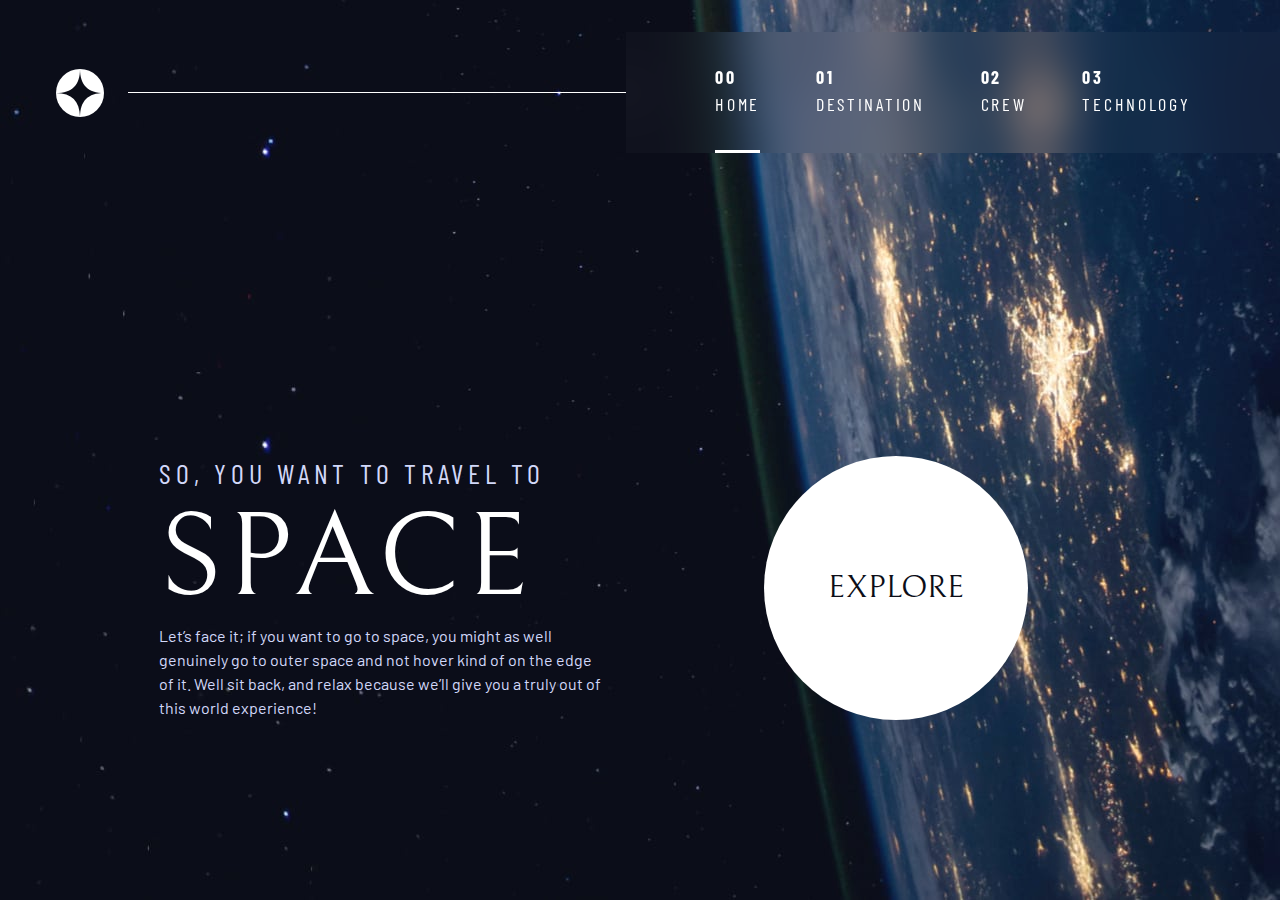
<file: starter-code/index.html>
<!DOCTYPE html>
<html lang="en">
  <head>
    <meta charset="UTF-8" />
    <meta name="viewport" content="width=device-width, initial-scale=1.0" />

    <link
      rel="icon"
      type="image/png"
      sizes="32x32"
      href="./assets/favicon-32x32.png"
    />
    <link rel="preconnect" href="https://fonts.googleapis.com" />
    <link rel="preconnect" href="https://fonts.gstatic.com" crossorigin />
    <link
      href="https://fonts.googleapis.com/css2?family=Barlow+Condensed:wght@400;700&family=Bellefair&family=Barlow:wght@400;700&display=swap"
      rel="stylesheet"
    />
    <!-- custom css -->
    <link rel="stylesheet" href="index.css" />

    <title>Frontend Mentor | Space tourism website</title>
    <script src="index.js" defer></script>
  </head>
  <body class="home">
    <a href="#main" class="skip-to-content">Skip to content</a>
    <header class="primary-header flex">
      <div>
        <img
          src="./assets/shared/logo.svg"
          alt="space tourism logo"
          class="logo"
        />
      </div>
      <button class="mobile-nav-toggle" aria-controls="primary-navigation">
        <span class="sr-only" aria-expanded="false">Menu</span>
      </button>
      <nav>
        <ul
          id="primary-navigation"
          data-visible="false"
          class="primary-navigation underline-indicators flex"
        >
          <li class="active">
            <a
              class="uppercase text-white letter-spacing-2 ff-sans-cond"
              href="index.html"
              ><span aria-hidden="true">00</span> Home</a
            >
          </li>
          <li>
            <a
              class="uppercase text-white letter-spacing-2 ff-sans-cond"
              href="destination.html"
              ><span aria-hidden="true">01</span> Destination</a
            >
          </li>
          <li>
            <a
              class="uppercase text-white letter-spacing-2 ff-sans-cond"
              href="crew.html"
              ><span aria-hidden="true">02</span> Crew</a
            >
          </li>
          <li>
            <a
              class="uppercase text-white letter-spacing-2 ff-sans-cond"
              href="technology.html"
              ><span aria-hidden="true">03</span> Technology</a
            >
          </li>
        </ul>
      </nav>
    </header>

    <main id="main" class="grid-container grid-container--home">
      <div>
        <h1 class="text-accent fs-500 uppercase ff-sans-cond letter-spacing-1">
          So, you want to travel to
          <span class="d-block fs-900 text-white" style="font-family: Bellefair"
            >Space</span
          >
        </h1>
        <p class="ff-sans-normal text-accent fs-300">
          Let’s face it; if you want to go to space, you might as well genuinely
          go to outer space and not hover kind of on the edge of it. Well sit
          back, and relax because we’ll give you a truly out of this world
          experience!
        </p>
      </div>
      <div>
        <a href="#" class="large-button uppercase ff-serif text-dark bg-white"
          >Explore</a
        >
      </div>
    </main>
  </body>
</html>
</file>
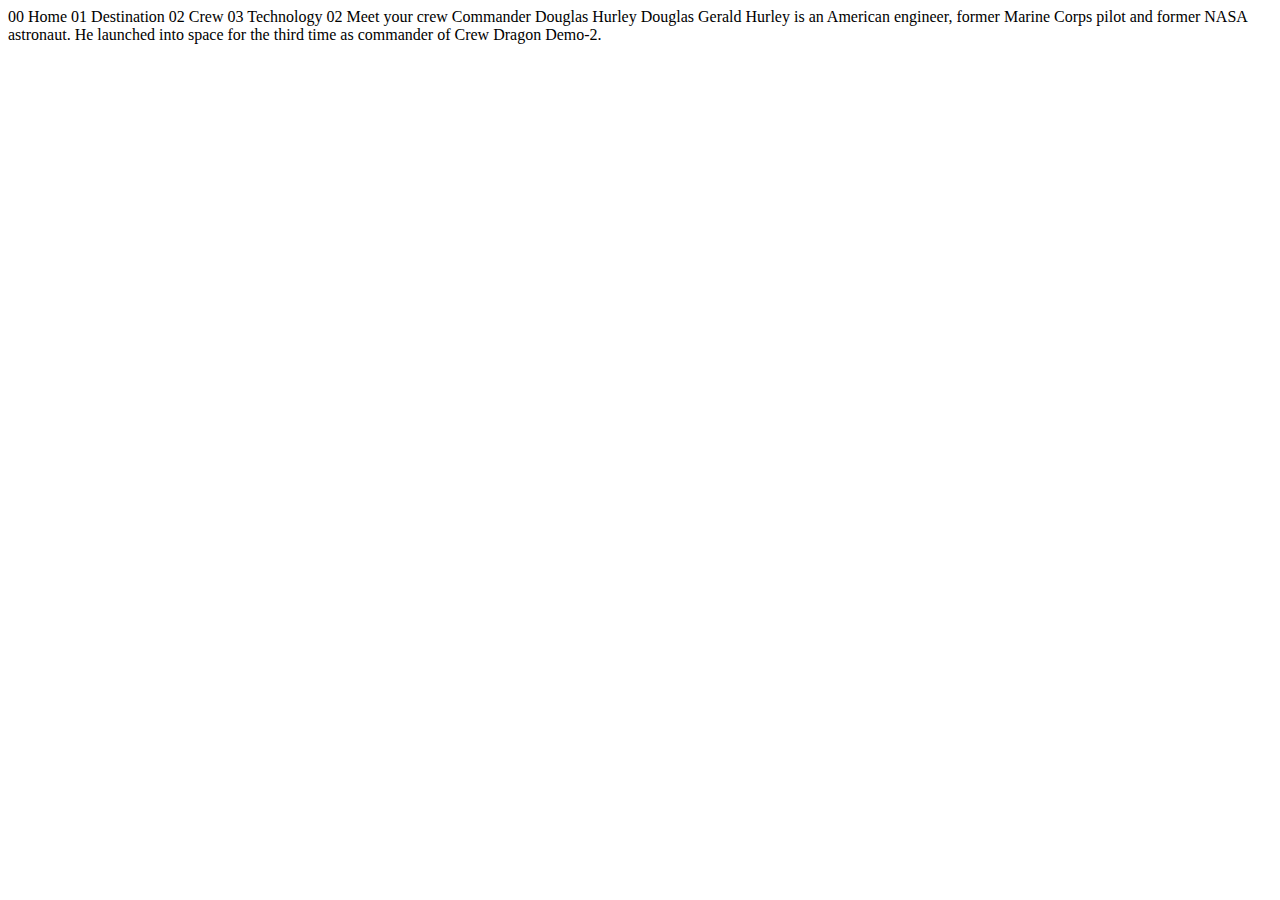
<file: starter-code/crew-commander.html>
<!DOCTYPE html>
<html lang="en">
<head>
  <meta charset="UTF-8">
  <meta name="viewport" content="width=device-width, initial-scale=1.0">

  <link rel="icon" type="image/png" sizes="32x32" href="./assets/favicon-32x32.png">
  
  <title>Frontend Mentor | Space tourism website</title>
</head>
<body>

  00 Home
  01 Destination
  02 Crew
  03 Technology

  02 Meet your crew

  Commander
  Douglas Hurley

  Douglas Gerald Hurley is an American engineer, former Marine Corps pilot 
  and former NASA astronaut. He launched into space for the third time as 
  commander of Crew Dragon Demo-2.
</body>
</html>
</file>
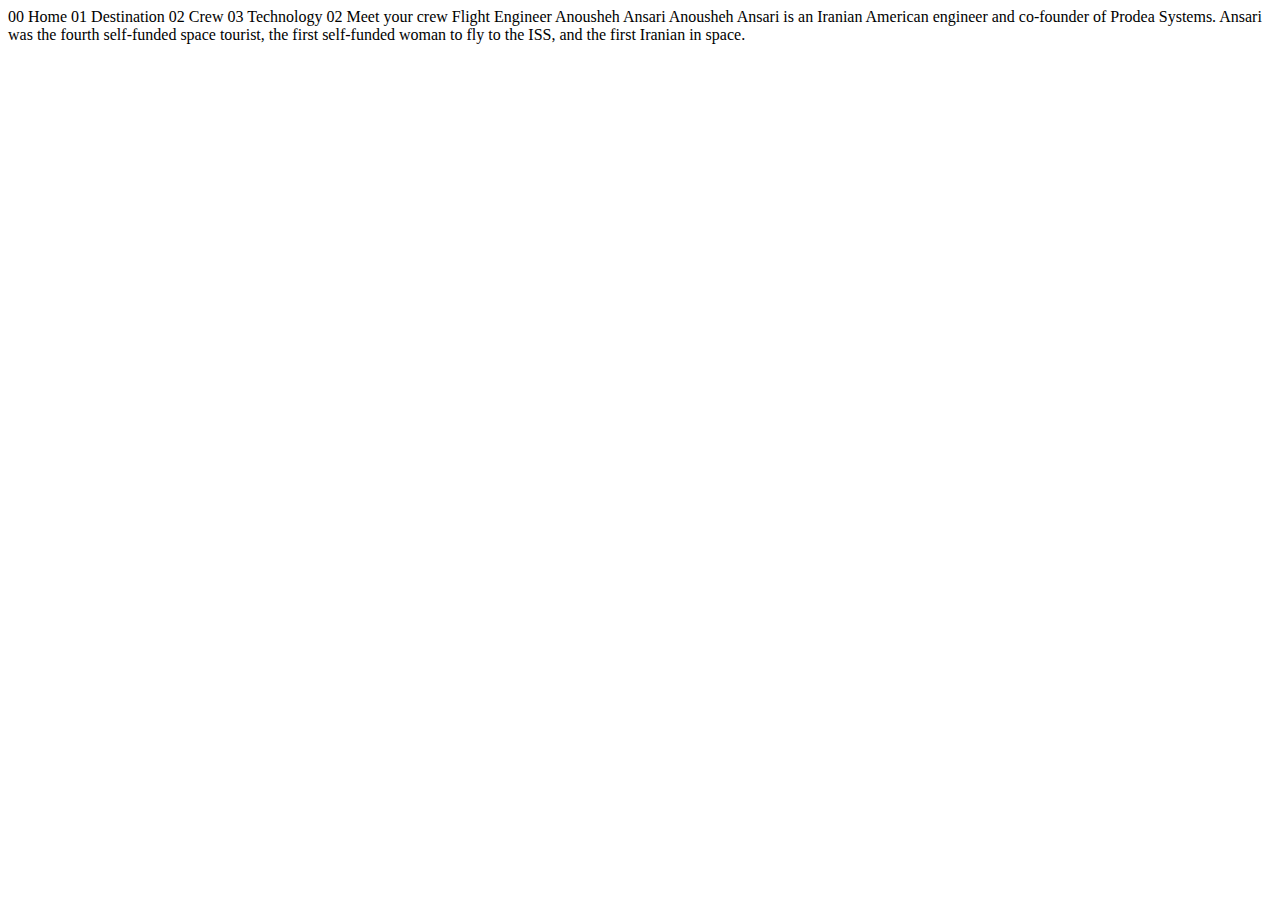
<file: starter-code/crew-engineer.html>
<!DOCTYPE html>
<html lang="en">
<head>
  <meta charset="UTF-8">
  <meta name="viewport" content="width=device-width, initial-scale=1.0">

  <link rel="icon" type="image/png" sizes="32x32" href="./assets/favicon-32x32.png">
  
  <title>Frontend Mentor | Space tourism website</title>
</head>
<body>

  00 Home
  01 Destination
  02 Crew
  03 Technology

  02 Meet your crew

  Flight Engineer
  Anousheh Ansari

  Anousheh Ansari is an Iranian American engineer and co-founder of Prodea Systems. 
  Ansari was the fourth self-funded space tourist, the first self-funded woman to 
  fly to the ISS, and the first Iranian in space. 
</body>
</html>
</file>
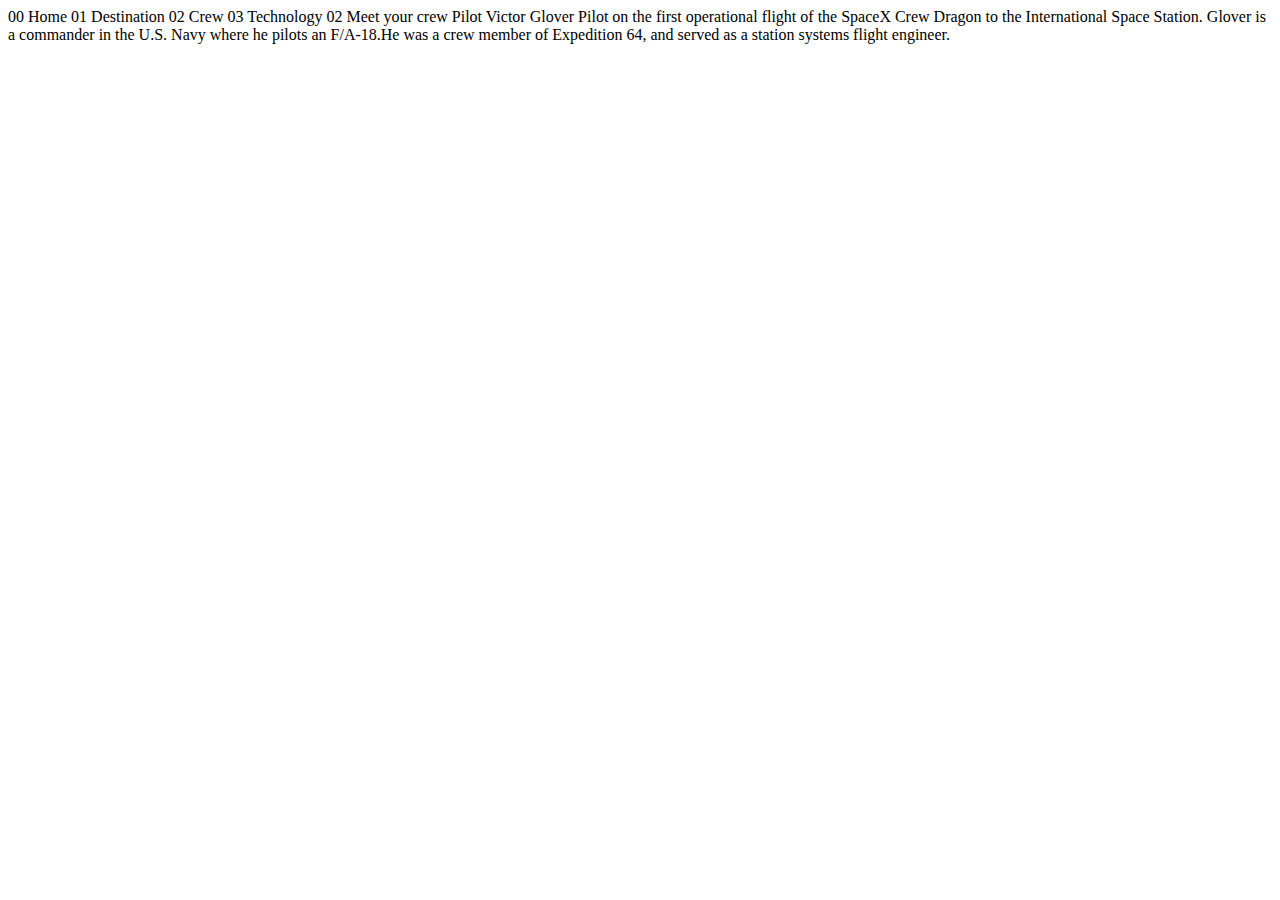
<file: starter-code/crew-pilot.html>
<!DOCTYPE html>
<html lang="en">
<head>
  <meta charset="UTF-8">
  <meta name="viewport" content="width=device-width, initial-scale=1.0">

  <link rel="icon" type="image/png" sizes="32x32" href="./assets/favicon-32x32.png">
  
  <title>Frontend Mentor | Space tourism website</title>
</head>
<body>

  00 Home
  01 Destination
  02 Crew
  03 Technology

  02 Meet your crew

  Pilot
  Victor Glover

  Pilot on the first operational flight of the SpaceX Crew Dragon to the 
  International Space Station. Glover is a commander in the U.S. Navy where 
  he pilots an F/A-18.He was a crew member of Expedition 64, and served as a 
  station systems flight engineer. 
</body>
</html>
</file>
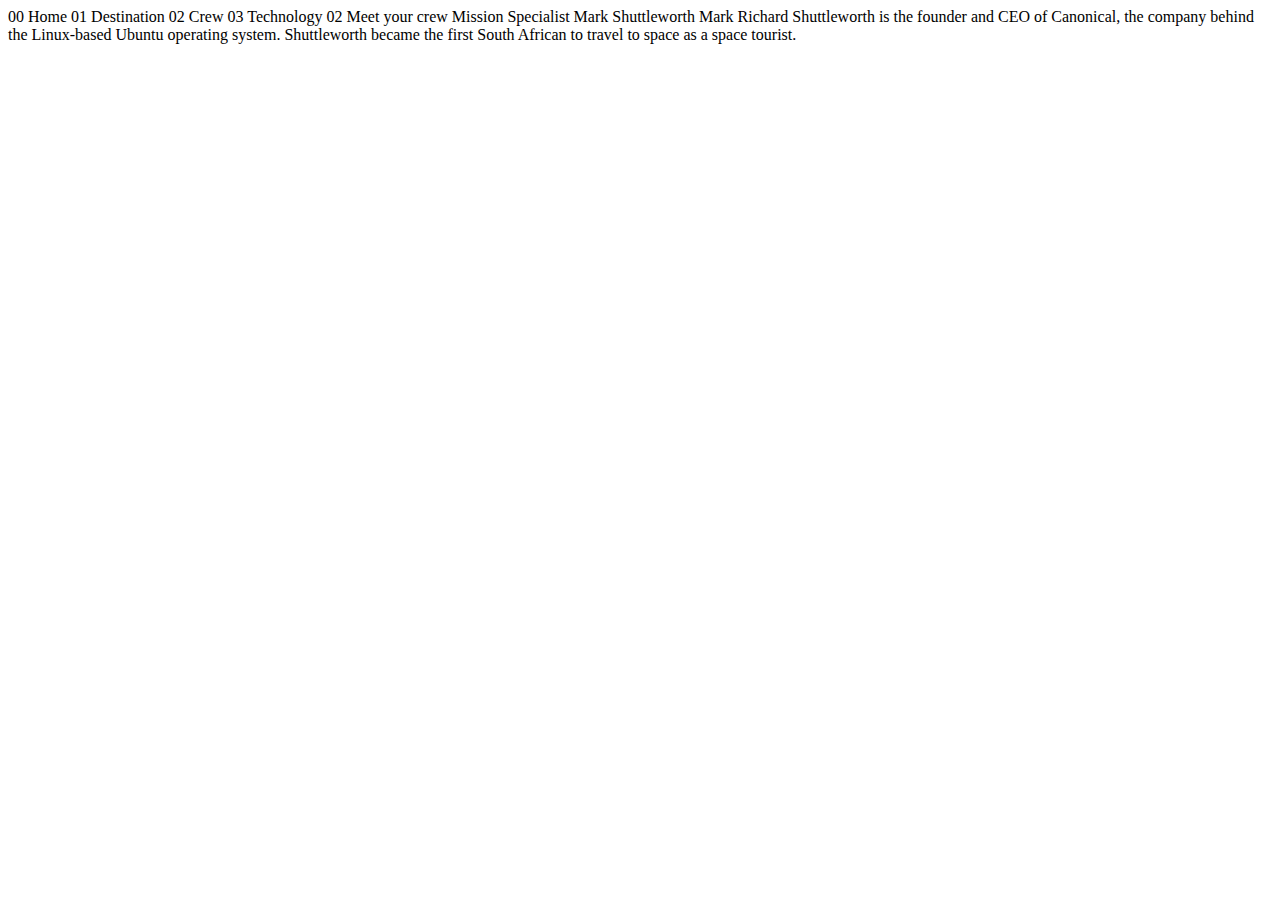
<file: starter-code/crew-specialist.html>
<!DOCTYPE html>
<html lang="en">
<head>
  <meta charset="UTF-8">
  <meta name="viewport" content="width=device-width, initial-scale=1.0">

  <link rel="icon" type="image/png" sizes="32x32" href="./assets/favicon-32x32.png">
  
  <title>Frontend Mentor | Space tourism website</title>
</head>
<body>

  00 Home
  01 Destination
  02 Crew
  03 Technology

  02 Meet your crew

  Mission Specialist
  Mark Shuttleworth

  Mark Richard Shuttleworth is the founder and CEO of Canonical, the company behind 
  the Linux-based Ubuntu operating system. Shuttleworth became the first South 
  African to travel to space as a space tourist.
</body>
</html>
</file>
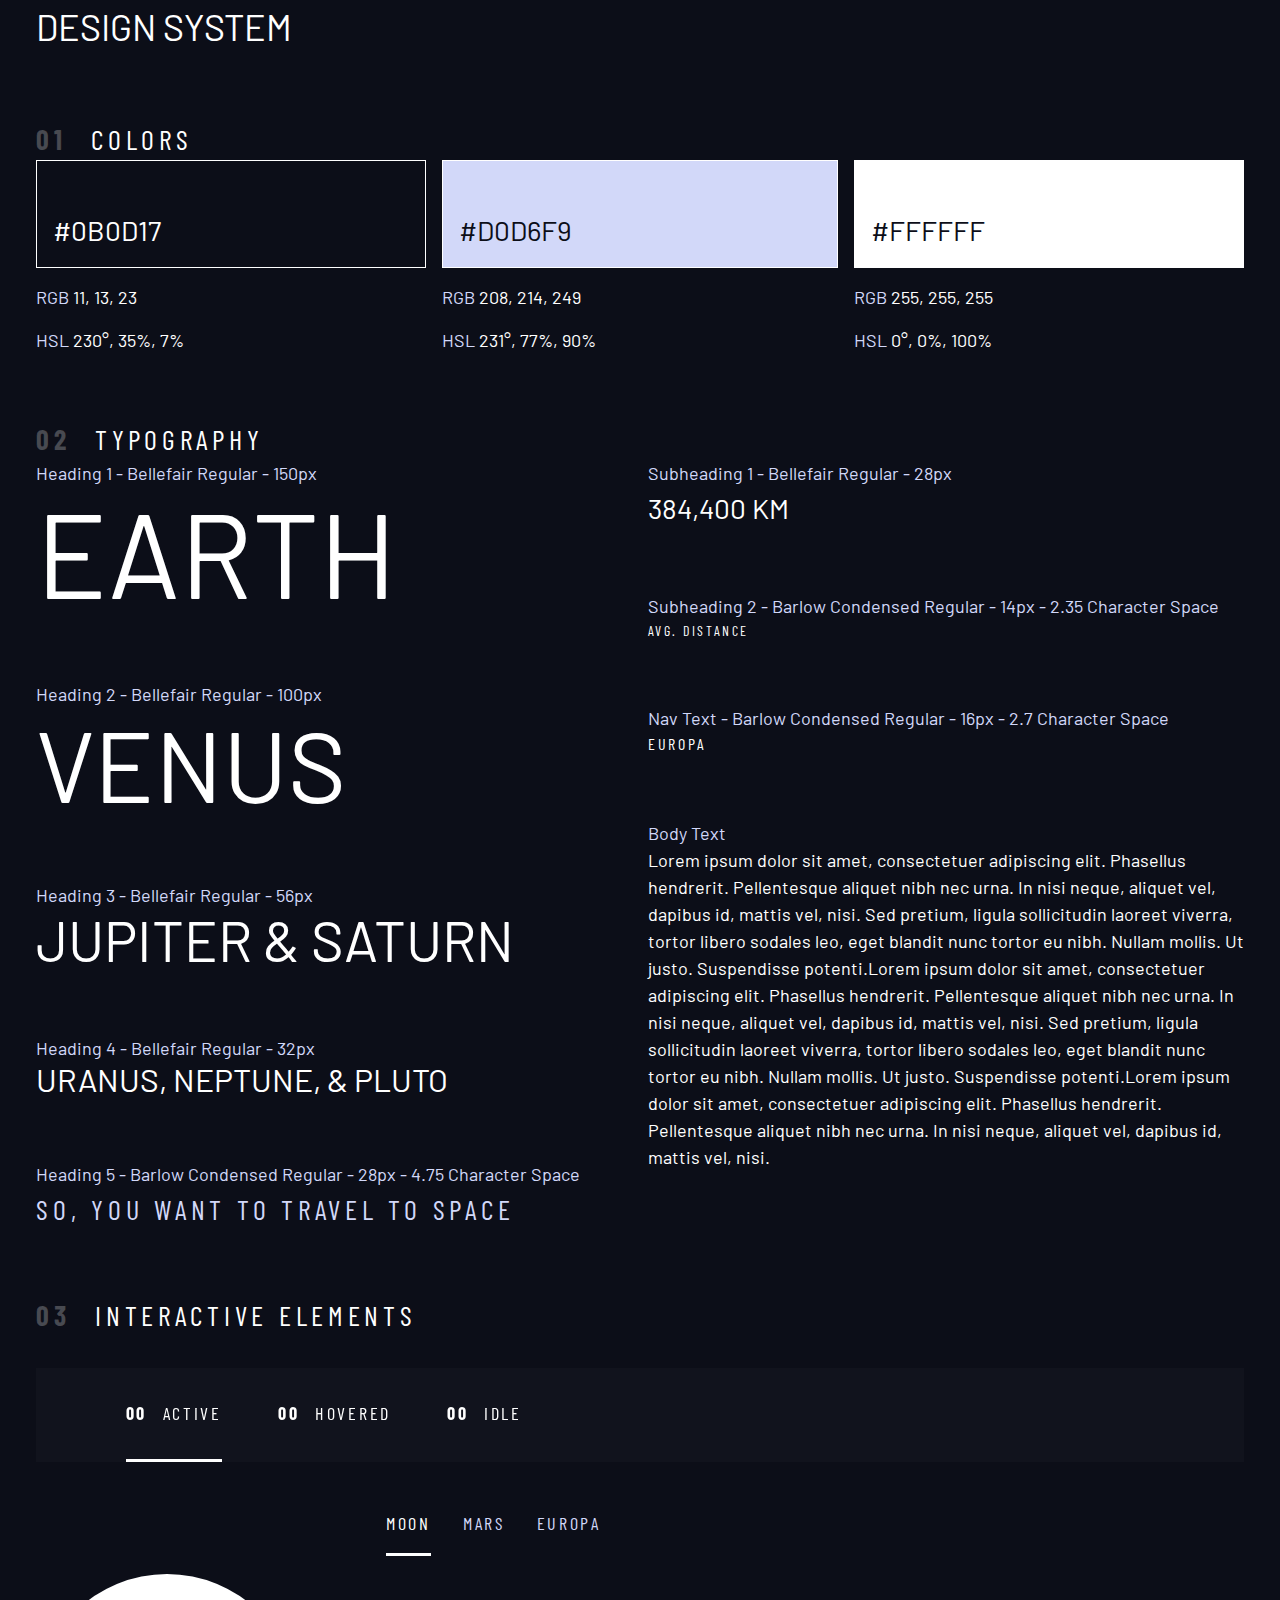
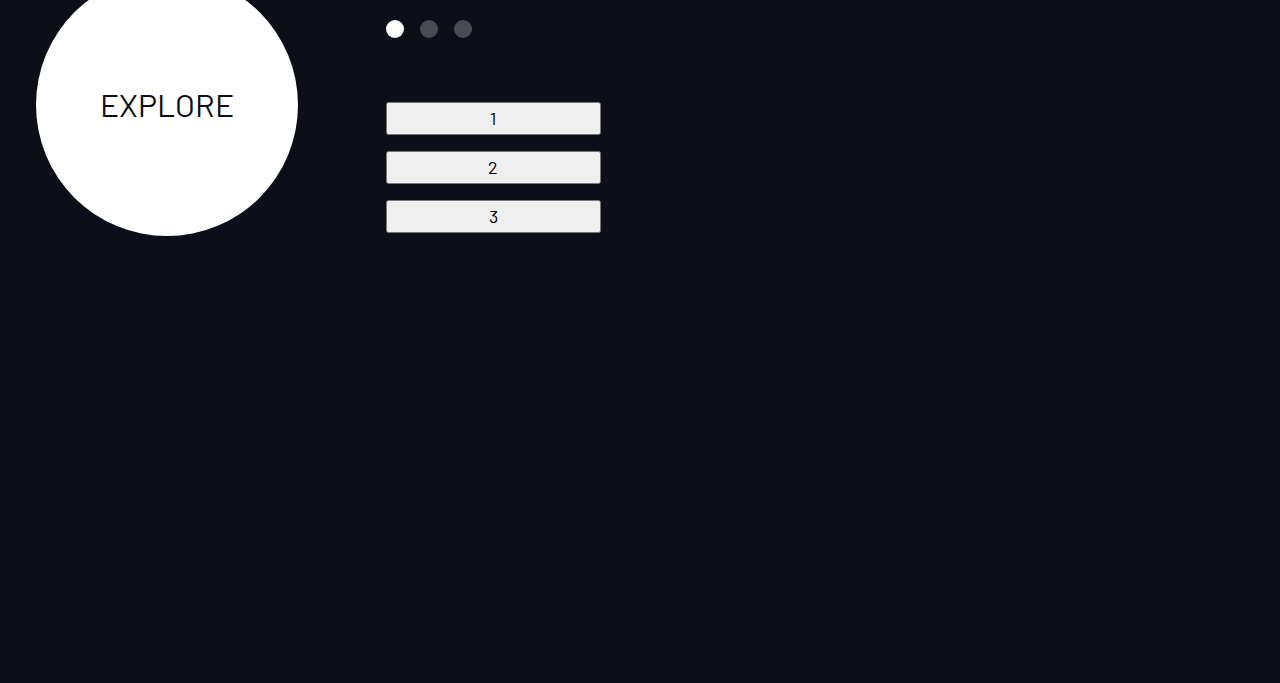
<file: starter-code/design-system.html>
<!DOCTYPE html>
<html lang="eng">
  <head>
    <title>Design system</title>

    <!-- Google fonts -->
    <link rel="preconnect" href="https://fonts.googleapis.com" />
    <link rel="preconnect" href="https://fonts.gstatic.com" crossorigin />
    <link
      href="https://fonts.googleapis.com/css2?family=Barlow+Condensed:wght@400;700&family=Bellefair&family=Barlow:wght@400;700&display=swap"
      rel="stylesheet"
    />

    <link rel="stylesheet" href="index.css" />

    <style></style>
  </head>
  <body>
    <div class="container">
      <h1 class="uppercase ff-sans-normal">Design system</h1>

      <!--  COLOR   -->
      <section id="colors" style="margin: 4rem 0">
        <h2 class="numbered-title"><span>01</span> colors</h2>
        <div class="flex">
          <div class="flow" style="flex-grow: 1">
            <div
              class="bg-dark text-white fs-500"
              style="padding: 3rem 1rem 1rem; border: 1px solid white"
            >
              #0B0D17
            </div>
            <p class="ff-sans-normal">
              <span class="text-accent">RGB</span> 11, 13, 23
            </p>
            <p class="ff-sans-normal">
              <span class="text-accent">HSL</span> 230°, 35%, 7%
            </p>
          </div>
          <div class="flow" style="flex-grow: 1">
            <div
              class="bg-accent text-dark fs-500"
              style="padding: 3rem 1rem 1rem; border: 1px solid white"
            >
              #D0D6F9
            </div>
            <p class="ff-sans-normal">
              <span class="text-accent">RGB</span> 208, 214, 249
            </p>
            <p class="ff-sans-normal">
              <span class="text-accent">HSL</span> 231°, 77%, 90%
            </p>
          </div>
          <div class="flow" style="flex-grow: 1">
            <div
              class="bg-white text-dark fs-500"
              style="padding: 3rem 1rem 1rem; border: 1px solid white"
            >
              #FFFFFF
            </div>
            <p class="ff-sans-normal">
              <span class="text-accent">RGB</span> 255, 255, 255
            </p>
            <p class="ff-sans-normal">
              <span class="text-accent">HSL</span> 0°, 0%, 100%
            </p>
          </div>
        </div>
      </section>

      <!-- TYPOGRAPHY -->

      <section id="typography" style="margin: 4rem 0">
        <h2 class="numbered-title"><span>02 </span>Typography</h2>
        <div class="flex">
          <div class="flow" style="flex-basis: 100%; --flow-space: 4rem">
            <div>
              <p class="text-accent ff-sans-normal">
                Heading 1 - Bellefair Regular - 150px
              </p>
              <p class="fs-900 uppercase">Earth</p>
            </div>
            <div>
              <p class="text-accent ff-sans-normal">
                Heading 2 - Bellefair Regular - 100px
              </p>
              <p class="uppercase fs-800">Venus</p>
            </div>
            <div>
              <p class="text-accent ff-sans-normal">
                Heading 3 - Bellefair Regular - 56px
              </p>
              <p class="uppercase fs-700">Jupiter & Saturn</p>
            </div>
            <div>
              <p class="text-accent ff-sans-normal">
                Heading 4 - Bellefair Regular - 32px
              </p>
              <p class="uppercase fs-600">Uranus, Neptune, & Pluto</p>
            </div>
            <div>
              <p class="text-accent ff-sans-normal">
                Heading 5 - Barlow Condensed Regular - 28px - 4.75 Character
                Space
              </p>
              <p
                class="text-accent ff-sans-cond uppercase fs-500 letter-spacing-1"
              >
                So, you want to travel to space
              </p>
            </div>
          </div>

          <div class="flow" style="flex-basis: 100%; --flow-space: 4rem">
            <div>
              <p class="text-accent ff-sans-normal">
                Subheading 1 - Bellefair Regular - 28px
              </p>
              <p class="uppercase fs-500">384,400 km</p>
            </div>

            <div>
              <p class="text-accent ff-sans-normal">
                Subheading 2 - Barlow Condensed Regular - 14px - 2.35 Character
                Space
              </p>
              <p class="ff-sans-cond uppercase fs-200 letter-spacing-3">
                Avg. Distance
              </p>
            </div>

            <div>
              <p class="text-accent ff-sans-normal">
                Nav Text - Barlow Condensed Regular - 16px - 2.7 Character Space
              </p>
              <p class="ff-sans-cond uppercase fs-300 letter-spacing-2">
                Europa
              </p>
            </div>

            <div>
              <p class="text-accent ff-sans-normal">Body Text</p>
              <p class="ff-sans-normal">
                Lorem ipsum dolor sit amet, consectetuer adipiscing elit.
                Phasellus hendrerit. Pellentesque aliquet nibh nec urna. In nisi
                neque, aliquet vel, dapibus id, mattis vel, nisi. Sed pretium,
                ligula sollicitudin laoreet viverra, tortor libero sodales leo,
                eget blandit nunc tortor eu nibh. Nullam mollis. Ut justo.
                Suspendisse potenti.Lorem ipsum dolor sit amet, consectetuer
                adipiscing elit. Phasellus hendrerit. Pellentesque aliquet nibh
                nec urna. In nisi neque, aliquet vel, dapibus id, mattis vel,
                nisi. Sed pretium, ligula sollicitudin laoreet viverra, tortor
                libero sodales leo, eget blandit nunc tortor eu nibh. Nullam
                mollis. Ut justo. Suspendisse potenti.Lorem ipsum dolor sit
                amet, consectetuer adipiscing elit. Phasellus hendrerit.
                Pellentesque aliquet nibh nec urna. In nisi neque, aliquet vel,
                dapibus id, mattis vel, nisi.
              </p>
            </div>
          </div>
        </div>
      </section>

      <!-- INTERACTIVE ELEMENTS -->
      <section class="flow" id="interactive-elements">
        <h2 class="numbered-title"><span>03</span> Interactive elements</h2>

        <!-- navigation -->
        <div>
          <nav>
            <ul class="primary-navigation underline-indicators flex">
              <li class="active">
                <a
                  class="uppercase text-white letter-spacing-2 ff-sans-cond"
                  href="#"
                  ><span>00</span> Active</a
                >
              </li>
              <li>
                <a
                  class="uppercase text-white letter-spacing-2 ff-sans-cond"
                  href="#"
                  ><span>00</span> Hovered</a
                >
              </li>
              <li>
                <a
                  class="uppercase text-white letter-spacing-2 ff-sans-cond"
                  href="#"
                  ><span>00</span> Idle</a
                >
              </li>
            </ul>
          </nav>
        </div>

        <div class="flex">
          <div style="margin-top: 5rem">
            <!-- explore button -->
            <a href="#" class="large-button uppercase fs-600 text-dark bg-white"
              >Explore</a
            >
          </div>

          <div
            class="flow"
            style="margin-bottom: 50vh; --flow-space: 4rem; margin-left: 4em"
          >
            <!-- Tabs -->
            <div class="tab-list underline-indicators ff-sans-cond flex">
              <button
                aria-selected="true"
                class="uppercase text-accent bg-dark letter-spacing-2"
              >
                Moon
              </button>
              <button
                aria-selected="false"
                class="uppercase text-accent bg-dark letter-spacing-2"
              >
                Mars
              </button>
              <button
                aria-selected="false"
                class="uppercase text-accent bg-dark letter-spacing-2"
              >
                Europa
              </button>
            </div>

            <!-- Dots -->
            <div class="dot-indicators flex">
              <button aria-selected="true">
                <span class="sr-only">Slide title</span>
              </button>
              <button aria-selected="false">
                <span class="sr-only">Slide title</span>
              </button>
              <button aria-selected="false">
                <span class="sr-only">Slide title</span>
              </button>
            </div>

            <!-- Numbers -->
            <div class="number-indicators grid">
              <button aria-selected="true">1</button>
              <button aria-selected="false">2</button>
              <button aria-selected="false">3</button>
            </div>
          </div>
        </div>
      </section>
    </div>

    <!-- <script src="index.pack.js"></script> -->
  </body>
</html>
</file>
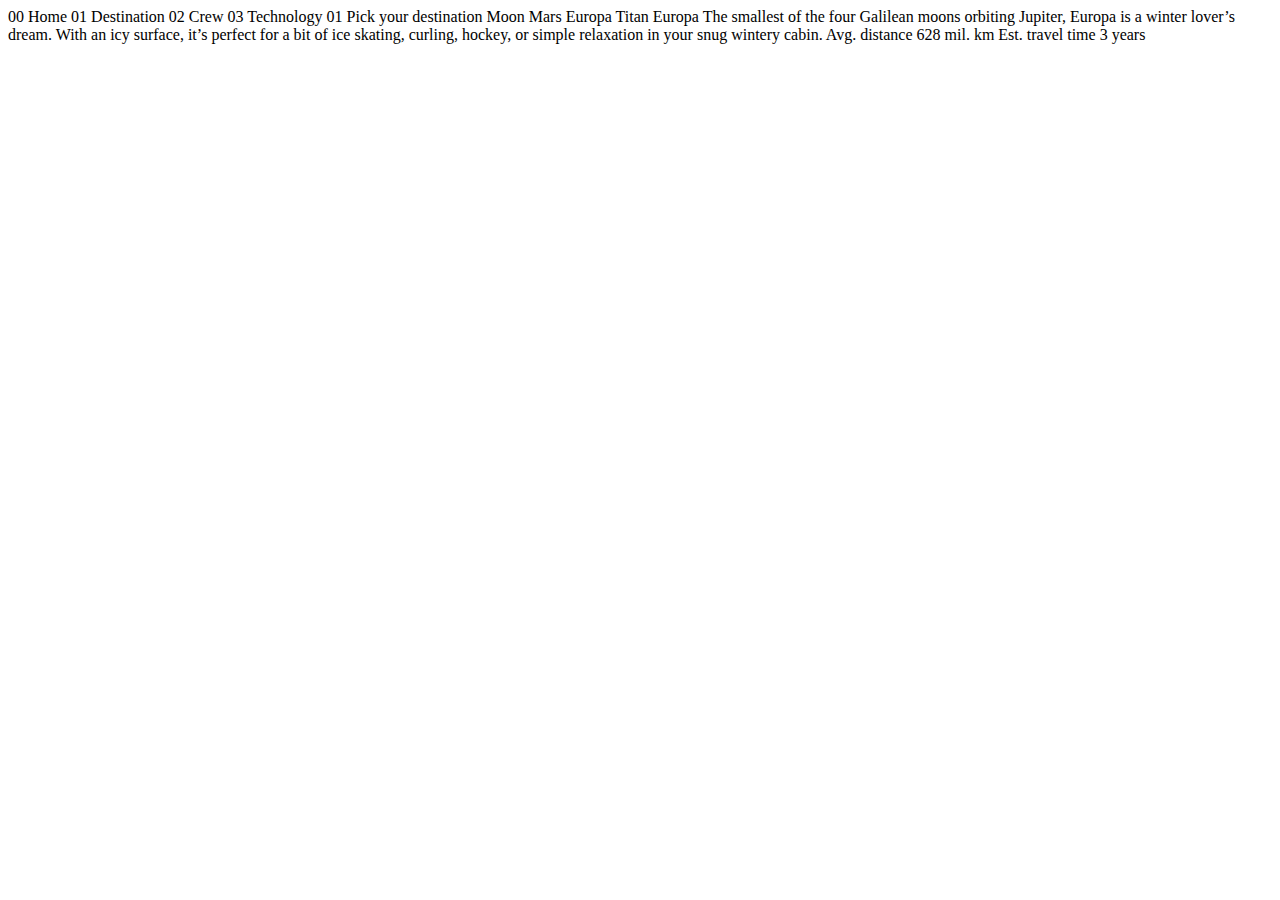
<file: starter-code/destination-europa.html>
<!DOCTYPE html>
<html lang="en">
<head>
  <meta charset="UTF-8">
  <meta name="viewport" content="width=device-width, initial-scale=1.0">

  <link rel="icon" type="image/png" sizes="32x32" href="./assets/favicon-32x32.png">
  
  <title>Frontend Mentor | Space tourism website</title>
</head>
<body>

  00 Home
  01 Destination
  02 Crew
  03 Technology

  01 Pick your destination

  Moon
  Mars
  Europa
  Titan

  Europa

  The smallest of the four Galilean moons orbiting Jupiter, Europa is a 
  winter lover’s dream. With an icy surface, it’s perfect for a bit of 
  ice skating, curling, hockey, or simple relaxation in your snug 
  wintery cabin.

  Avg. distance
  628 mil. km

  Est. travel time
  3 years
</body>
</html>
</file>
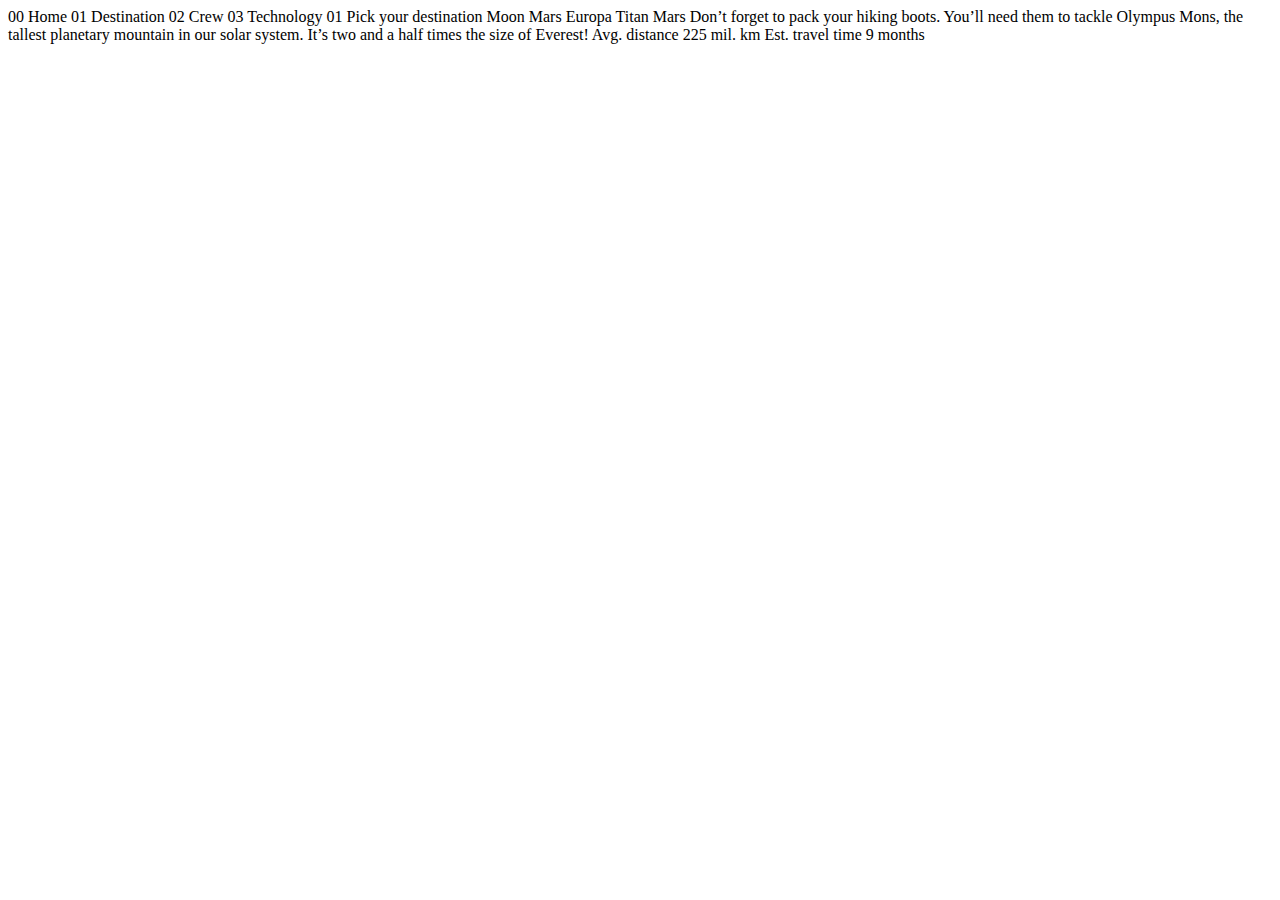
<file: starter-code/destination-mars.html>
<!DOCTYPE html>
<html lang="en">
<head>
  <meta charset="UTF-8">
  <meta name="viewport" content="width=device-width, initial-scale=1.0">

  <link rel="icon" type="image/png" sizes="32x32" href="./assets/favicon-32x32.png">
  
  <title>Frontend Mentor | Space tourism website</title>
</head>
<body>

  00 Home
  01 Destination
  02 Crew
  03 Technology

  01 Pick your destination

  Moon
  Mars
  Europa
  Titan

  Mars

  Don’t forget to pack your hiking boots. You’ll need them to tackle Olympus Mons, 
  the tallest planetary mountain in our solar system. It’s two and a half times 
  the size of Everest!

  Avg. distance
  225 mil. km

  Est. travel time
  9 months
</body>
</html>
</file>
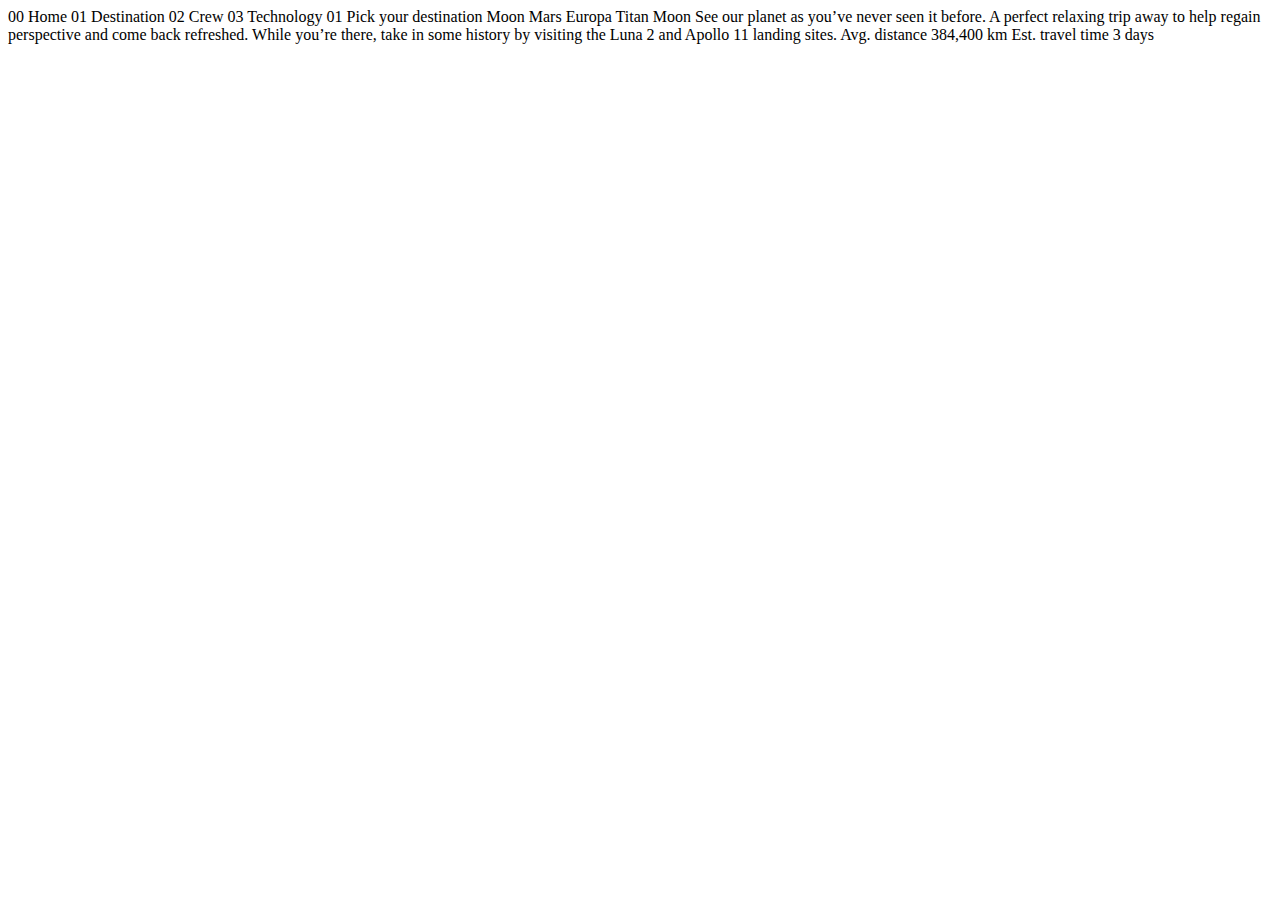
<file: starter-code/destination-moon.html>
<!DOCTYPE html>
<html lang="en">
<head>
  <meta charset="UTF-8">
  <meta name="viewport" content="width=device-width, initial-scale=1.0">

  <link rel="icon" type="image/png" sizes="32x32" href="./assets/favicon-32x32.png">
  
  <title>Frontend Mentor | Space tourism website</title>
</head>
<body>

  00 Home
  01 Destination
  02 Crew
  03 Technology

  01 Pick your destination

  Moon
  Mars
  Europa
  Titan

  Moon

  See our planet as you’ve never seen it before. A perfect relaxing trip away to help 
  regain perspective and come back refreshed. While you’re there, take in some history 
  by visiting the Luna 2 and Apollo 11 landing sites.

  Avg. distance
  384,400 km

  Est. travel time
  3 days
</body>
</html>
</file>
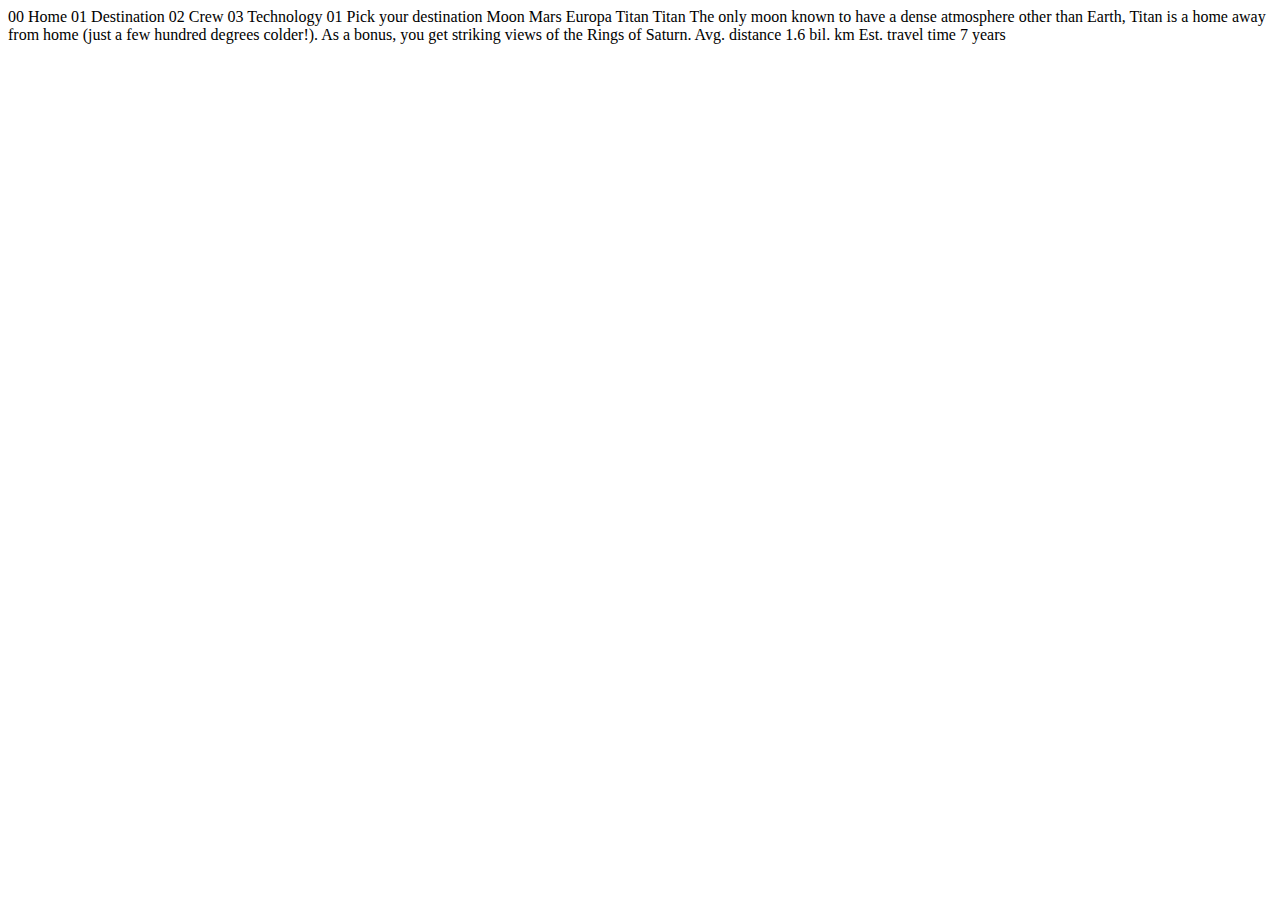
<file: starter-code/destination-titan.html>
<!DOCTYPE html>
<html lang="en">
<head>
  <meta charset="UTF-8">
  <meta name="viewport" content="width=device-width, initial-scale=1.0">

  <link rel="icon" type="image/png" sizes="32x32" href="./assets/favicon-32x32.png">
  
  <title>Frontend Mentor | Space tourism website</title>
</head>
<body>

  00 Home
  01 Destination
  02 Crew
  03 Technology

  01 Pick your destination

  Moon
  Mars
  Europa
  Titan

  Titan

  The only moon known to have a dense atmosphere other than Earth, Titan 
  is a home away from home (just a few hundred degrees colder!). As a 
  bonus, you get striking views of the Rings of Saturn.

  Avg. distance
  1.6 bil. km

  Est. travel time
  7 years
</body>
</html>
</file>
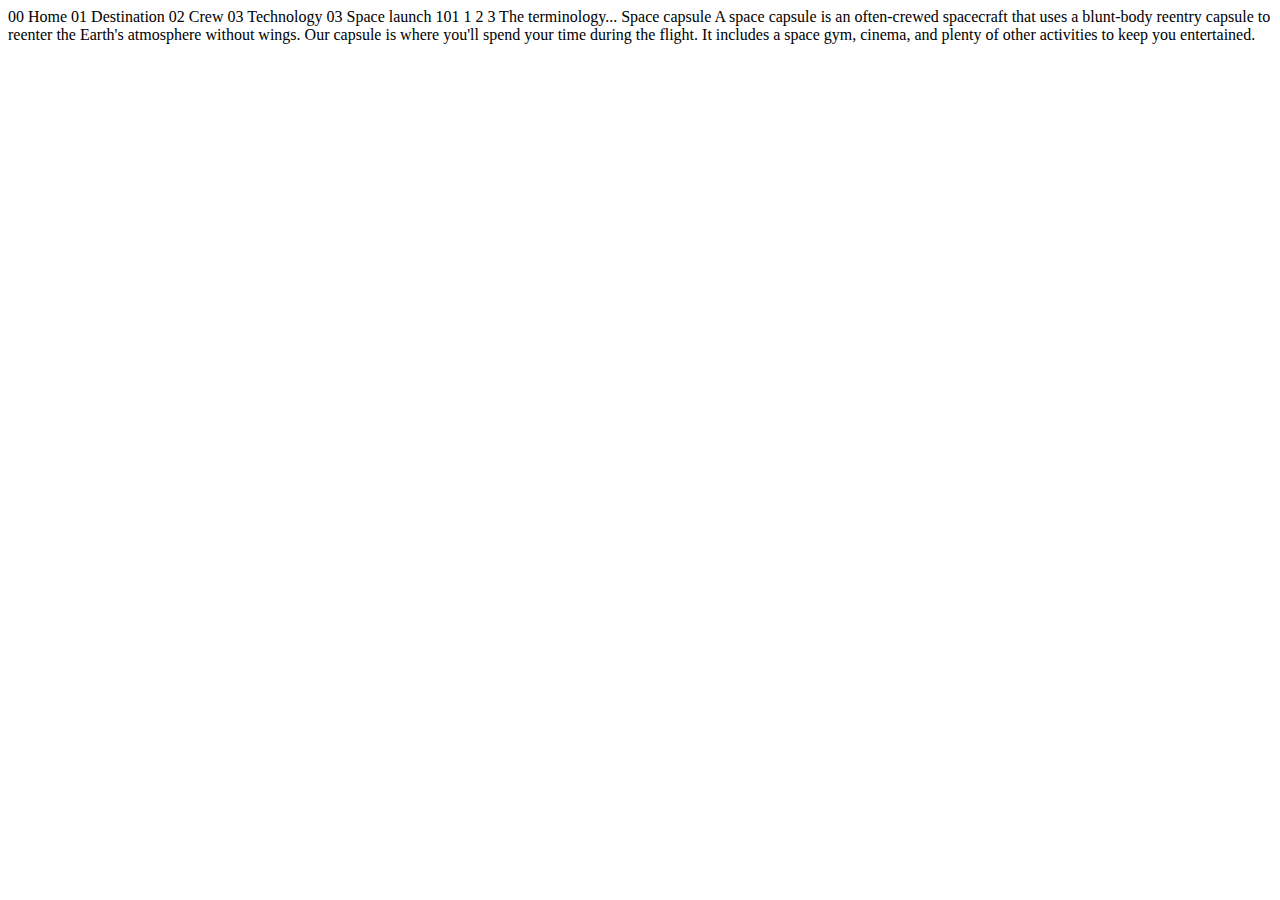
<file: starter-code/technology-capsule.html>
<!DOCTYPE html>
<html lang="en">
<head>
  <meta charset="UTF-8">
  <meta name="viewport" content="width=device-width, initial-scale=1.0">

  <link rel="icon" type="image/png" sizes="32x32" href="./assets/favicon-32x32.png">
  
  <title>Frontend Mentor | Space tourism website</title>
</head>
<body>

  00 Home
  01 Destination
  02 Crew
  03 Technology

  03 Space launch 101

  1
  2
  3

  The terminology...
  Space capsule

  A space capsule is an often-crewed spacecraft that uses a blunt-body reentry 
  capsule to reenter the Earth's atmosphere without wings. Our capsule is where 
  you'll spend your time during the flight. It includes a space gym, cinema, 
  and plenty of other activities to keep you entertained.
</body>
</html>
</file>
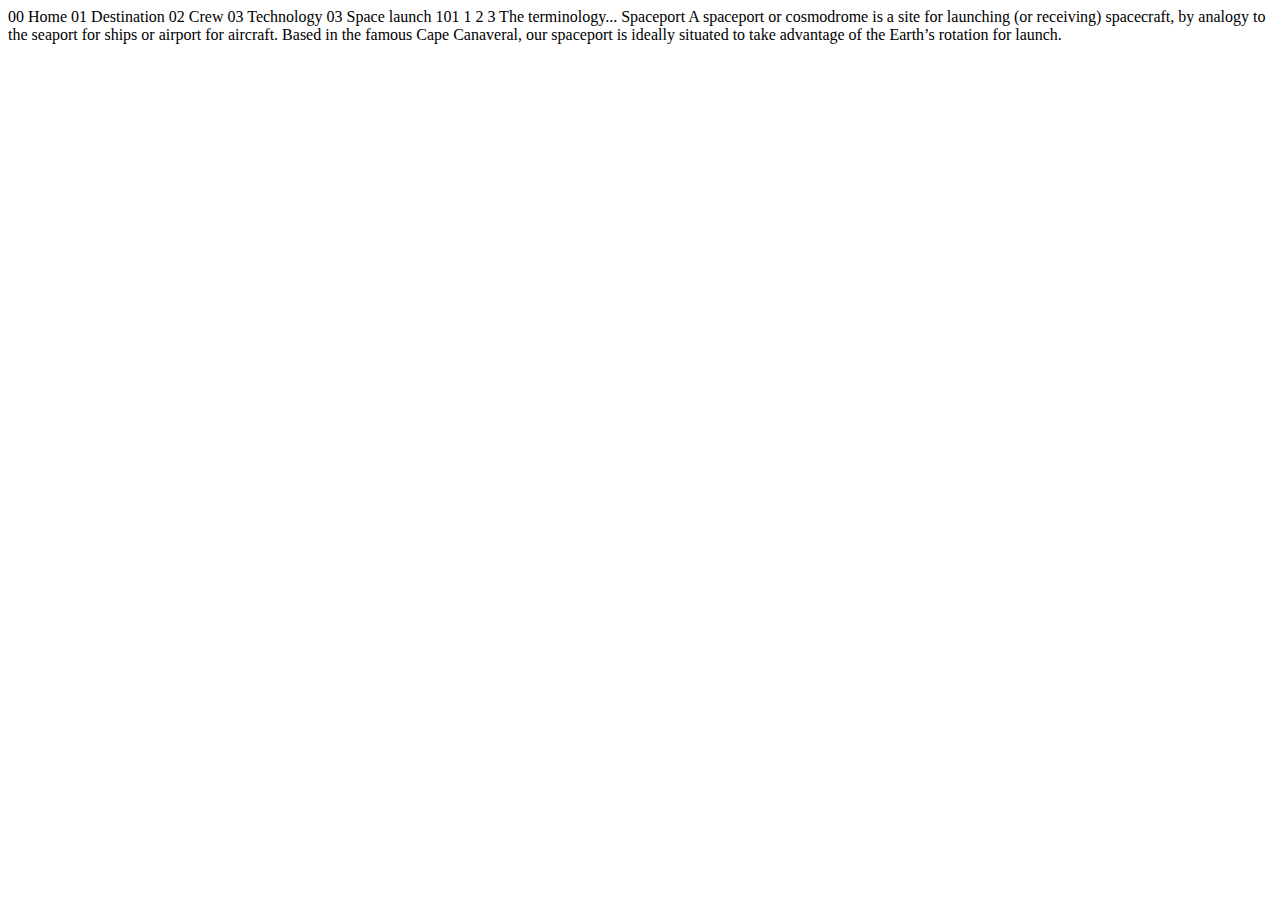
<file: starter-code/technology-spaceport.html>
<!DOCTYPE html>
<html lang="en">
<head>
  <meta charset="UTF-8">
  <meta name="viewport" content="width=device-width, initial-scale=1.0">

  <link rel="icon" type="image/png" sizes="32x32" href="./assets/favicon-32x32.png">
  
  <title>Frontend Mentor | Space tourism website</title>
</head>
<body>

  00 Home
  01 Destination
  02 Crew
  03 Technology

  03 Space launch 101

  1
  2
  3

  The terminology...
  Spaceport

  A spaceport or cosmodrome is a site for launching (or receiving) spacecraft, 
  by analogy to the seaport for ships or airport for aircraft. Based in the 
  famous Cape Canaveral, our spaceport is ideally situated to take advantage 
  of the Earth’s rotation for launch.
</body>
</html>
</file>
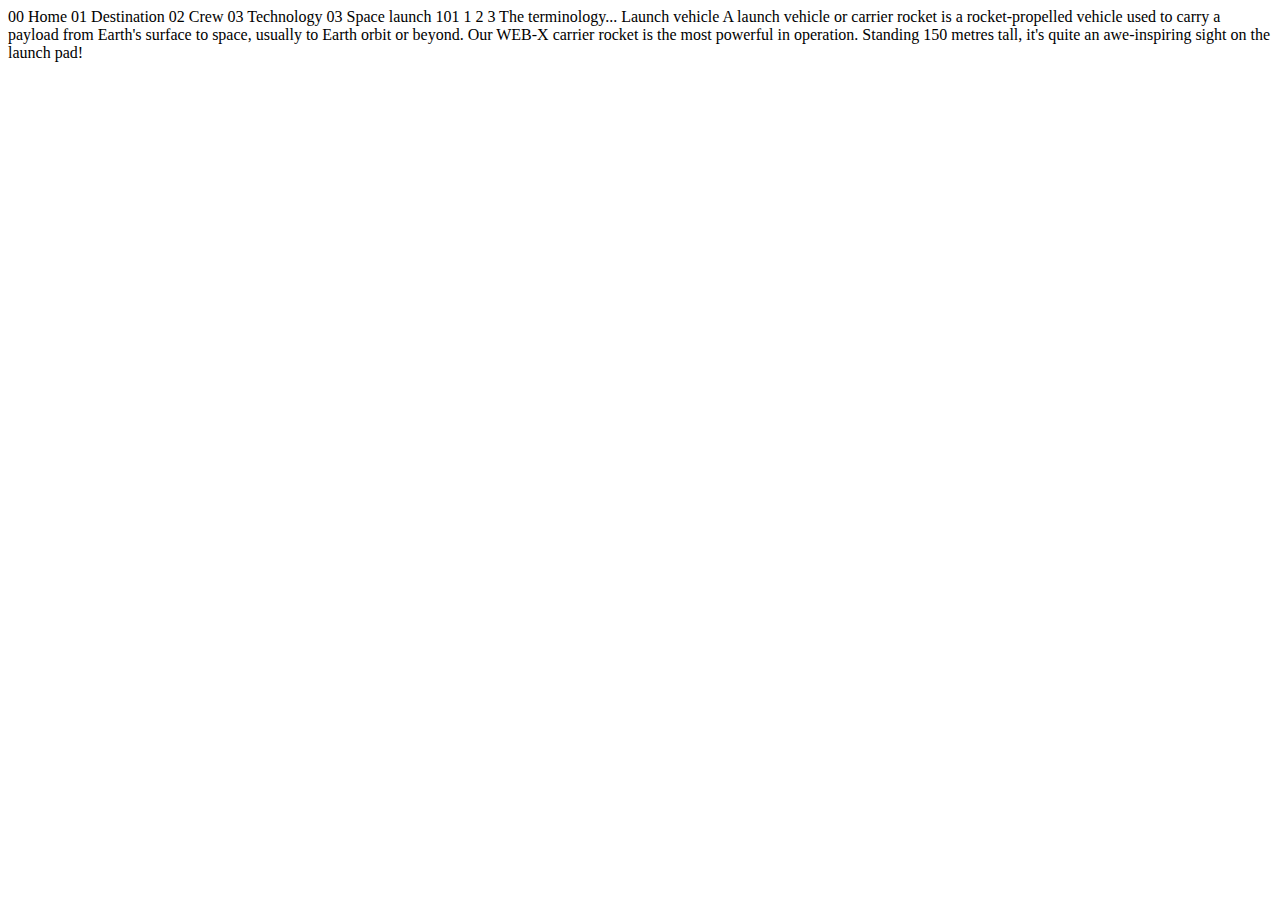
<file: starter-code/technology-vehicle.html>
<!DOCTYPE html>
<html lang="en">
<head>
  <meta charset="UTF-8">
  <meta name="viewport" content="width=device-width, initial-scale=1.0">

  <link rel="icon" type="image/png" sizes="32x32" href="./assets/favicon-32x32.png">
  
  <title>Frontend Mentor | Space tourism website</title>
</head>
<body>

  00 Home
  01 Destination
  02 Crew
  03 Technology

  03 Space launch 101

  1
  2
  3

  The terminology...
  Launch vehicle

  A launch vehicle or carrier rocket is a rocket-propelled vehicle used to carry a 
  payload from Earth's surface to space, usually to Earth orbit or beyond. Our 
  WEB-X carrier rocket is the most powerful in operation. Standing 150 metres tall, 
  it's quite an awe-inspiring sight on the launch pad!
</body>
</html>
</file>
<file: starter-code/index.css>
/* ------------------- */
/* Custom properties   */
/* ------------------- */

:root {
    /* colors */
    --clr-dark: 230 35% 7%;
    --clr-light: 231 77% 90%;
    --clr-white: 0 0% 100%;
    
    /* font-sizes */
    --fs-900: clamp(5rem, 8vw + 1rem, 9.375rem);
    --fs-800: 3.5rem;
    --fs-700: 1.5rem;
    --fs-600: 1rem;
    --fs-500: 1.75rem;
    --fs-400: 0.9375rem;
    --fs-300: 1rem;
    --fs-200: 0.875rem;
    
    /* font-families */
    --ff-serif: "Bellefair", serif;
    --ff-sans-cond: "Barlow Condensed", sans-serif;
    --ff-sans-normal: "Barlow", sans-serif;
}

@media (min-width: 35em) {
    :root {
        --fs-800: 5rem;
        --fs-700: 2.5rem;
        --fs-600: 1.5rem;
        --fs-400: 1rem;
    }
}

@media (min-width: 45em) {
    :root {
        /* font-sizes */
        --fs-800: 6.25rem;
        --fs-700: 3.5rem;
        --fs-600: 2rem;
        --fs-400: 1.125rem;
    }
}


/* ------------------- */
/* Reset               */
/* ------------------- */

/* https://piccalil.li/blog/a-modern-css-reset/ */

/* Box sizing */
*,
*::before,
*::after {
    box-sizing: border-box;
}

/* Reset margins */
body,
h1,
h2,
h3,
h4,
h5,
p,
figure,
picture {
    margin: 0; 
}

h1,
h2,
h3,
h4,
h5,
h6,
p {
    font-weight: 400;
}

/* set up the body */
body {
    font-family: var(--ff-sans-normal);
    font-size: var(--fs-400);
    color: hsl( var(--clr-white) );
    background-color: hsl( var(--clr-dark) );
    line-height: 1.5;
    min-height: 100vh;
    
    display: grid;
    grid-template-rows: min-content 1fr;

    overflow-x: hidden;
}

/* make images easier to work with */
img,
picutre {
    max-width: 100%;
    display: block;
}

/* make form elements easier to work with */
input,
button,
textarea,
select {
    font: inherit;
}

/* remove animations for people who've turned them off */
@media (prefers-reduced-motion: reduce) {  
  *,
  *::before,
  *::after {
    animation-duration: 0.01ms !important;
    animation-iteration-count: 1 !important;
    transition-duration: 0.01ms !important;
    scroll-behavior: auto !important;
  }
}


/* ------------------- */
/* Utility classes     */
/* ------------------- */

/* general */

.flex {
    display: flex;
    gap: var(--gap, 1rem);
}

.grid {
    display: grid;
    gap: var(--gap, 1rem);
}

.d-block {
    display: block;
}

.flow > *:where(:not(:first-child)) {
    margin-top: var(--flow-space, 1rem);
}

.container {
    padding-inline: 2em;
    margin-inline: auto;
    max-width: 80rem;
}

.grid-container {
    text-align: center;
    display: grid;
    place-items: center;
    padding-inline: 1rem;
}

.grid-container * {
    max-width: 50ch;
}

@media (min-width: 45em) {
    .grid-container {
        text-align: left;
        column-gap: var(--container-gap, 2rem);
        grid-template-columns: minmax(2rem, 1fr) repeat(2, minmax(0, 30rem)) minmax(2rem, 1fr);
    }
    
    .grid-container > *:first-child {
        grid-column: 2;
    }

    .grid-container > *:last-child {
        grid-column: 3;
    }

    .grid-container--home{
        padding-bottom:max(6rem,20vh);
        align-items: end;
    }
}

.sr-only {
  position: absolute; 
  width: 1px;
  height: 1px;
  padding: 0;
  margin: -1px; 
  overflow: hidden;
  clip: rect(0, 0, 0, 0);
  white-space: nowrap; /* added line */
  border: 0;
}

.skip-to-content{
    position: absolute;
    background: hsl( var(--clr-white) );
    color: hsl( var(--clr-dark) );
    padding: .5em 1em;
    margin-inline: auto;
    z-index: 9999;
    transform: translateY(-100%);
    transition: transform 1s ease-out;
}

.skip-to-content:focus{
    transform: translateY(0);
    
}

/* colors */

.bg-dark { background-color: hsl( var(--clr-dark) );}
.bg-accent { background-color: hsl( var(--clr-light) );}
.bg-white { background-color: hsl( var(--clr-white) );}

.text-dark { color: hsl( var(--clr-dark) );}
.text-accent { color: hsl( var(--clr-light) );}
.text-white { color: hsl( var(--clr-white) );}

/* typography */

.ff-serif { font-family: var(--ff-serif); } 
.ff-sans-cond { font-family: var(--ff-sans-cond); } 
.ff-sans-normal { font-family: var(--ff-sans-normal); } 

.letter-spacing-1 { letter-spacing: 4.75px; } 
.letter-spacing-2 { letter-spacing: 2.7px; } 
.letter-spacing-3 { letter-spacing: 2.35px; } 

.uppercase { text-transform: uppercase; }

.fs-900 { font-size: var(--fs-900); }
.fs-800 { font-size: var(--fs-800); }
.fs-700 { font-size: var(--fs-700); }
.fs-600 { font-size: var(--fs-600); }
.fs-500 { font-size: var(--fs-500); }
.fs-400 { font-size: var(--fs-400); }
.fs-300 { font-size: var(--fs-300); }
.fs-200 { font-size: var(--fs-200); }

.fs-900,
.fs-800,
.fs-700,
.fs-600 {
    line-height: 1.1;
}

.numbered-title {
    font-family: var(--ff-sans-cond);
    font-size: var(--fs-500);
    text-transform: uppercase;
    letter-spacing: 4.72px; 
}

.numbered-title span {
    margin-right: .5em;
    font-weight: 700;
    color: hsl( var(--clr-white) / .25);
}


/* ------------------- */
/* Compontents         */
/* ------------------- */

.large-button {
    font-size: 2rem;
    position: relative;
    z-index: 1;
    display: inline-grid;
    place-items: center;
    padding: 0 2em;
    border-radius: 50%;
    aspect-ratio: 1;
    text-decoration: none;
}

.large-button::after {
    content: '';
    position: absolute;
    z-index: -1;
    width: 100%;
    height: 100%;
    background: hsl( var(--clr-white) / .1);
    border-radius: 50%;
    opacity: 0;
    transition: opacity 500ms linear, transform 750ms ease-in-out;
}
 
.large-button:hover::after,
.large-button:focus::after {
    opacity: 1;
    transform: scale(1.5);
}

/* primary-header */

.logo{
    margin: 1.5rem clamp(1.5rem, 5vw, 3.5rem);
}

.primary-header{
    justify-content: space-between;
    align-items: center;
}

.primary-navigation {
    --gap:clamp(1.5rem, 5vw, 3.5rem);
    --underline-gap: 2rem;
    list-style: none;
    padding: 0;
    margin: 0;
    background: hsl(var(--clr-white)/ 0.025);
    backdrop-filter: blur(1.5rem);
}

.primary-navigation a {
    text-decoration: none;
}

.primary-navigation a > span {
    font-weight: 700;
    margin-right: .5em;
}

.mobile-nav-toggle{
    display: none;
}

@supports (backdrop-filter: blur(1.5rem)){
    .primary-navigation{
        background: hsl(var(--clr-white)/ 0.025);
        backdrop-filter: blur(1.5rem);
    }
}


@media (max-width:35rem) {
    .primary-navigation {
        --underline-gap: 0.5rem;
        position: fixed;
        z-index: 1000;
        inset: 0 0 0 30%;
        list-style: none;
        padding: min(20rem, 10vh) 2rem;
        margin: 0;
        flex-direction: column;
        transform: translateX(100%);
        transition: all 0.5s ease-in-out;
    }

    .primary-navigation[data-visible="true"] {
        transform: translateX(0);
    }

    .mobile-nav-toggle{
        display: block;
        position: absolute;
        z-index: 2000;
        right: 1rem;
        top: 2rem;
        background: transparent;
        background-image: url("./assets/shared/icon-hamburger.svg");
        background-repeat: no-repeat;
        background-position: center;
        width: 1.5rem;
        aspect-ratio: 1;
        border: 0;
    }

    .mobile-nav-toggle[aria-expanded="true"] {
        background-image: url("./assets/shared/icon-close.svg");
    }

    .mobile-nav-toggle:focus-visible{
        outline:5px solid white;
        outline-offset: 5px;
    }
    .primary-navigation.underline-indicators > .active{
        border: 0;
    }
}

@media(min-width: 35em){
    .primary-navigation{
        padding-inline: clamp(3rem, 7vw, 7rem);
    }
}

@media (min-width: 35em) and (max-width: 44.999em){
    .primary-navigation a > span {
        display:  none;
    }
}

@media (min-width: 45em){
    .primary-header::before{
        content:'';
        display: block;
        position: relative;
        background-color: hsl( var(--clr-white) );
        height: 1px;
        width: 80%;
        margin-right: -2.5rem;
        order:1;

    }

    nav{
        order: 2;
    }

    .primary-navigation{
        margin-block:2rem;
    }
       
}


.underline-indicators > * {
    cursor: pointer;
    padding: var(--underline-gap, 1rem) 0;
    border: 0;
    border-bottom: .2rem solid hsl( var(--clr-white) / 0 );
}

.underline-indicators > .active,
.underline-indicators > [aria-selected="true"] {
    color: hsl( var(--clr-white) / 1);
    border-color: hsl( var(--clr-white) / 1); 
}

.underline-indicators > *:hover,
.underline-indicators > *:focus {
    border-color: hsl( var(--clr-white) / .5);}

.tab-list {
    --gap: 2rem;
}

.dot-indicators > * {
    cursor: pointer;
    border: 0;
    border-radius: 50%;
    padding: .5em;
    background-color: hsl( var(--clr-white) / .25);
}
 
.dot-indicators > *:hover,
.dot-indicators > *:focus { 
    background-color: hsl( var(--clr-white) / .5);
}

.dot-indicators > [aria-selected="true"] {
    background-color: hsl( var(--clr-white) / 1); 
}

/* ----------------------------- */
/* Page specific background      */
/* ----------------------------- */

/* home */

.home{
    background-size: cover;
    background-position: bottom center;
    background-image: url(./assets/home/background-home-mobile.jpg);
}

@media (min-width: 35rem) {
    .home {
        background-position: center center;
        background-image: url(./assets/home/background-home-tablet.jpg);
    }
}

@media (min-width: 45rem) {
    .home {
        background-image: url(./assets/home/background-home-desktop.jpg);
    }
}
</file>
